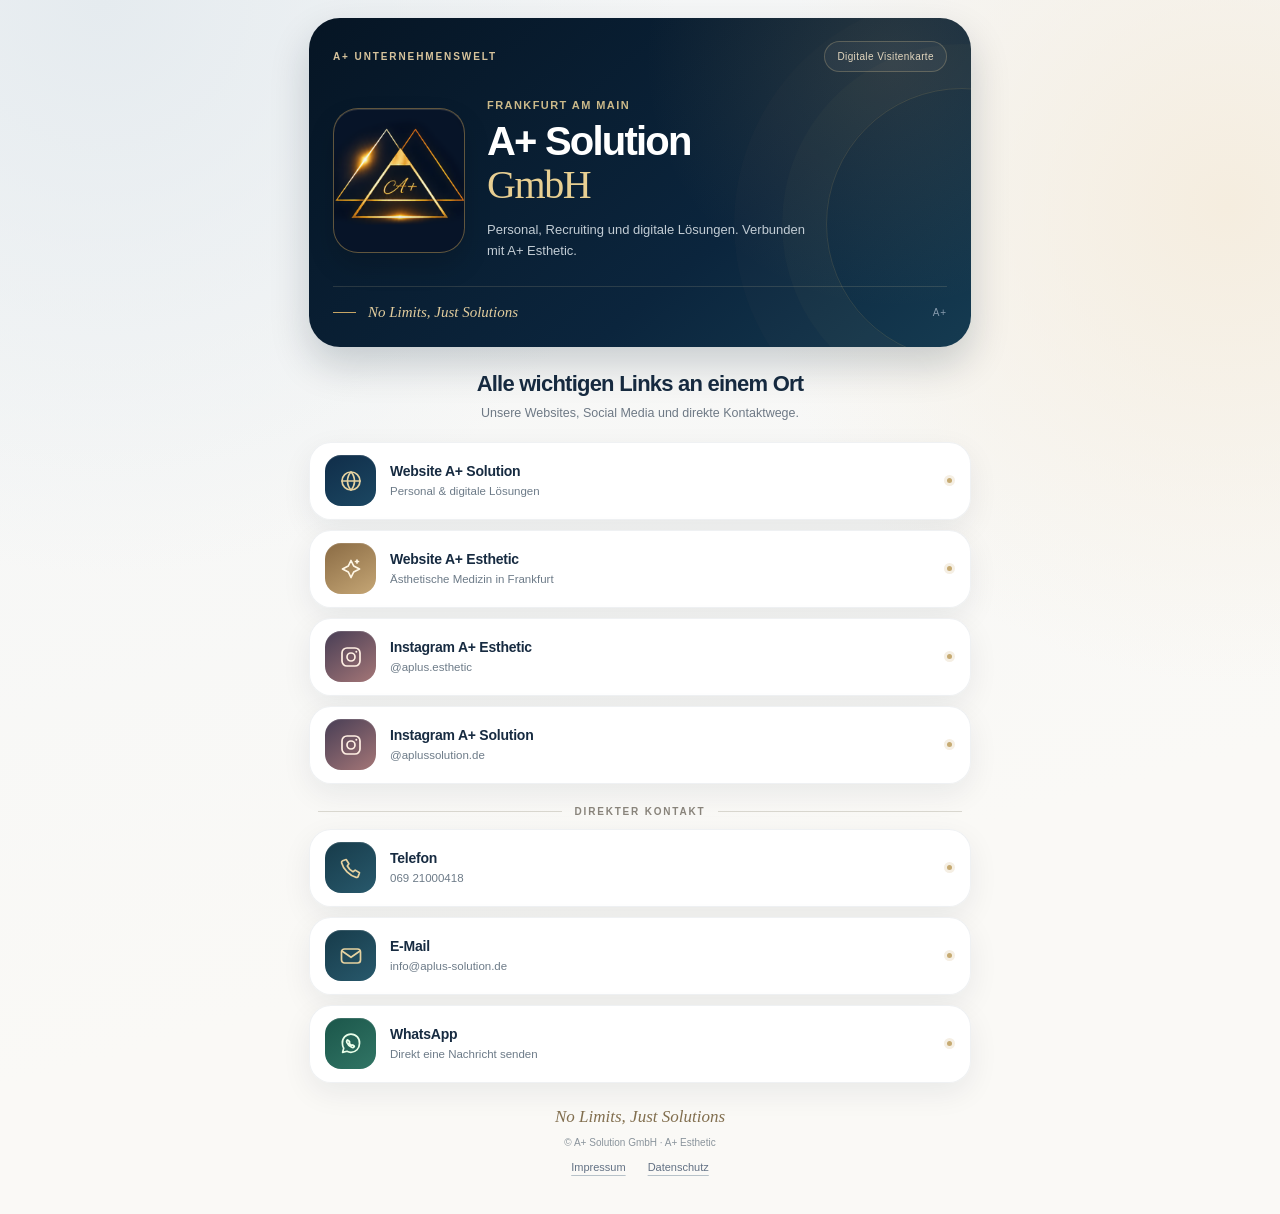
<file: index.html>
<!doctype html>
<html lang="de">
<head>
<meta charset="utf-8">
<meta name="viewport" content="width=device-width, initial-scale=1, viewport-fit=cover">
<meta name="theme-color" content="#081e33">
<meta name="description" content="A+ Solution GmbH & A+ Esthetic: Websites, Instagram und Kontakt auf einen Blick.">
<meta property="og:type" content="website">
<meta property="og:locale" content="de_DE">
<meta property="og:title" content="A+ Solution GmbH · Alle Links">
<meta property="og:description" content="No Limits, Just Solutions. Websites, Social Media und direkter Kontakt.">
<meta name="twitter:card" content="summary">
<title>A+ Solution GmbH · Kontakt & Links</title>
<link rel="icon" href="./favicon.svg" type="image/svg+xml">
<style id="profile-styles">
/* A+ Solution GmbH — compact, mobile-first business card inspired by the Dr. Wickler link architecture. */
:root {
 color-scheme:light;
 --ink:#0a1d32; --deep:#061524; --blue:#0e304d; --gold:#c6a565; --gold-soft:#e5d4a6;
 --cream:#f8f7f3; --text:#172b41; --muted:#647486; --line:#e5e5e1;
 --shadow:0 10px 30px rgba(8,31,51,.07);
 font-family: -apple-system,BlinkMacSystemFont,"Segoe UI",Inter,Arial,sans-serif;
}
*{box-sizing:border-box}
html{scroll-behavior:smooth}
body{margin:0;min-height:100dvh;color:var(--text);background:radial-gradient(circle at 8% 0%,#e5ebef 0,transparent 34%),radial-gradient(circle at 96% 17%,#f5eddf 0,transparent 30%),linear-gradient(165deg,#f4f6f7,#faf9f6 70%)}
a{text-decoration:none;color:inherit;-webkit-tap-highlight-color:transparent}
a:focus-visible{outline:3px solid #af8844;outline-offset:4px}
.wrap{max-width:690px;margin:0 auto;padding:18px 14px 32px}
.hero{position:relative;overflow:hidden;border-radius:31px;padding:23px 24px 26px;color:#fff;background:radial-gradient(circle at 88% 13%,rgba(198,165,101,.15),transparent 38%),linear-gradient(140deg,#061524,#0b253d 64%,#153b51);box-shadow:0 18px 39px rgba(6,24,40,.19)}
.hero::after{content:"";pointer-events:none;position:absolute;width:270px;height:270px;border:1px solid rgba(208,173,100,.16);border-radius:50%;right:-127px;top:70px;box-shadow:0 0 0 44px rgba(198,165,101,.027),0 0 0 92px rgba(198,165,101,.02)}
.hero-top{position:relative;z-index:1;display:flex;justify-content:space-between;align-items:center;gap:12px}
.eyebrow{font-size:10px;text-transform:uppercase;letter-spacing:.19em;font-weight:700;color:#d7c39c}
.hero-pill{border:1px solid rgba(220,194,144,.27);padding:9px 12px;border-radius:30px;color:#e3d7bf;background:rgba(255,255,255,.045);font-size:10px;letter-spacing:.04em;white-space:nowrap}
.hero-core{position:relative;z-index:1;display:grid;grid-template-columns:132px 1fr;align-items:center;gap:22px;margin-top:27px}
.logo-card{position:relative;min-width:0;height:145px;overflow:hidden;isolation:isolate;border-radius:25px;border:1px solid rgba(216,182,115,.44);background:linear-gradient(145deg,rgba(236,213,165,.11),rgba(8,31,50,.24));display:grid;place-items:center;box-shadow:inset 0 1px 0 rgba(245,224,181,.15),0 13px 27px rgba(0,0,0,.15)}
/* Display the uploaded Artboard file itself, not a CSS background. Crop its outer empty area only. */
/* Source-of-truth: exact user-uploaded Artboard 1.png. Zoom its central emblem, never the header. */
.logo-artboard{position:relative;min-width:0;overflow:hidden;isolation:isolate;background:#030a15;contain:paint}
.logo-artboard .logo-cover{position:absolute;display:block;left:50%;top:50%;width:150%;height:auto;max-width:none;max-height:none;object-fit:cover;transform:translate(-50%,-50%);mix-blend-mode:screen;pointer-events:none;user-select:none}
.hero-text{min-width:0}
.hero-text .brand-line{margin:0 0 8px;font-size:11px;letter-spacing:.13em;text-transform:uppercase;font-weight:650;color:#cbb989}
h1{font-size:clamp(27px,5.8vw,40px);line-height:1.1;letter-spacing:-.045em;margin:0;font-weight:650}
h1 span{display:block;font-family:Georgia,"Times New Roman",serif;font-weight:400;color:#e8cf92;letter-spacing:-.035em}
.hero-description{margin:12px 0 0;color:#c2ccd4;font-size:13px;line-height:1.65;max-width:320px}
.hero-bottom{position:relative;z-index:1;display:flex;align-items:center;gap:12px;margin-top:24px;padding-top:17px;border-top:1px solid rgba(228,204,161,.15)}
.hero-bottom i{display:block;width:23px;height:1px;background:var(--gold)}
.hero-bottom p{margin:0;color:#e1cc9d;font:italic 15px Georgia,"Times New Roman",serif}
.hero-mark{margin-left:auto;font-size:10px;letter-spacing:.09em;color:#879bad}
.intro{text-align:center;padding:24px 15px 19px}
.intro h2{margin:0;font-size:22px;letter-spacing:-.035em;font-weight:670}
.intro p{margin:7px auto 0;font-size:12.5px;color:#6e7985;line-height:1.5}
.links{display:grid;gap:10px}
.link{position:relative;display:grid;grid-template-columns:51px 1fr 12px;gap:14px;min-height:78px;align-items:center;padding:11px 15px;border-radius:22px;background:rgba(255,255,255,.95);border:1px solid rgba(26,52,74,.065);box-shadow:var(--shadow);transition:transform .19s ease,box-shadow .19s ease,border-color .19s ease}
.link:hover{transform:translateY(-2px);border-color:rgba(177,134,70,.29);box-shadow:0 15px 30px rgba(8,31,51,.105)}
.link:active{transform:scale(.992)}
.link strong{display:block;font-weight:670;font-size:14px;letter-spacing:-.017em;margin-bottom:4px}
.link .desc{display:block;color:#6d7b88;font-size:11.5px;line-height:1.4}
.icon{display:grid;place-items:center;width:51px;height:51px;border-radius:16px;background:linear-gradient(150deg,#102d49,#1b4762);color:#e6d2a0;box-shadow:inset 0 1px 0 rgba(255,255,255,.13)}
.icon svg{width:24px;height:24px;stroke:currentColor;stroke-width:1.7;stroke-linecap:round;stroke-linejoin:round;fill:none}
.icon.website-esthetic{background:linear-gradient(150deg,#8a6b44,#c5a675);color:#fff7e6}
.icon.insta{background:linear-gradient(145deg,#483e55,#a47677);color:#ffefe3}
.icon.phone{background:linear-gradient(145deg,#173b4a,#28596c)}
.icon.mail{background:linear-gradient(145deg,#173b4a,#28596c)}
.icon.whatsapp{background:linear-gradient(145deg,#1b564a,#317565);color:#eaffea}
.link .end{justify-self:center;width:5px;height:5px;background:#c6aa72;border-radius:50%;box-shadow:0 0 0 3px #f5efe4}
.link-unverified .desc{color:#916f43}
.category{margin:22px 9px 12px;display:flex;align-items:center;gap:13px;font-size:10px;text-transform:uppercase;letter-spacing:.18em;font-weight:720;color:#8a857c}
.category::before,.category::after{content:"";height:1px;flex:1;background:#dad8d0}
.footer{text-align:center;padding:24px 12px 9px}
.footer-brand{font:italic 17px Georgia,"Times New Roman",serif;color:#826f4f}
.footer-note{margin:10px auto 0;font-size:10px;color:#8a949c}
.footer-links{margin-top:13px;display:flex;justify-content:center;gap:22px}
.footer-links a{font-size:11px;color:#627184;text-decoration:underline;text-decoration-color:#b7c2c9;text-underline-offset:4px}
@media(max-width:480px){
 .wrap{padding:12px 10px 24px}
 .hero{padding:20px 18px 21px;border-radius:28px}
 .hero-core{grid-template-columns:105px 1fr;gap:15px;margin-top:23px}
 .logo-card{height:127px;border-radius:22px}
 
 h1{font-size:clamp(26px,7vw,34px)}
 .hero-description{font-size:11.5px}
 .hero-text .brand-line{font-size:9px}
 .hero-bottom{margin-top:20px}
 .intro{padding-top:23px}
 .intro h2{font-size:21px}
 .link{grid-template-columns:48px 1fr 8px;gap:12px;padding:11px 13px;border-radius:20px}
 .icon{width:48px;height:48px;border-radius:15px}
}
@media(max-width:350px){.hero-core{grid-template-columns:88px 1fr;gap:12px}.logo-card{height:108px}h1{font-size:25px}.hero-pill{padding:7px 9px;font-size:9px}.eyebrow{font-size:9px}.hero-bottom{gap:8px}}
@media(prefers-reduced-motion:reduce){*,*::before,*::after{transition:none!important;scroll-behavior:auto!important}}
</style>
</head>
<body>
<main class="wrap" id="main">
<section class="hero" aria-labelledby="page-title">
  <div class="hero-top"><span class="eyebrow">A+ Unternehmenswelt</span><span class="hero-pill">Digitale Visitenkarte</span></div>
  <div class="hero-core">
    <div class="logo-card logo-artboard" aria-hidden="true" style="position:relative;overflow:hidden;min-width:0;isolation:isolate"><img class="logo-cover" src="./Artboard%201.png?v=5b36650e" alt="" width="1080" height="1920" draggable="false" style="position:absolute;left:50%;top:50%;display:block;width:150%;height:auto;max-width:none;max-height:none;object-fit:cover;transform:translate(-50%,-50%);mix-blend-mode:screen;pointer-events:none"></div>
    <div class="hero-text">
      <p class="brand-line">Frankfurt am Main</p>
      <h1 id="page-title">A+ Solution <span>GmbH</span></h1>
      <p class="hero-description">Personal, Recruiting und digitale Lösungen. Verbunden mit A+ Esthetic.</p>
    </div>
  </div>
  <div class="hero-bottom"><i aria-hidden="true"></i><p>No Limits, Just Solutions</p><span class="hero-mark">A+</span></div>
</section>
<section class="intro" aria-labelledby="links-heading">
  <h2 id="links-heading">Alle wichtigen Links an einem Ort</h2>
  <p>Unsere Websites, Social Media und direkte Kontaktwege.</p>
</section>
<nav class="links" aria-label="Websites und Social Media">
<a class="link " href="https://aplus-solution.de/" target="_blank" rel="noopener noreferrer"><span class="icon " aria-hidden="true"><svg viewBox="0 0 24 24"><circle cx="12" cy="12" r="9"/><path d="M3 12h18M12 3c2.3 2.5 3.5 5.5 3.5 9s-1.2 6.5-3.5 9c-2.3-2.5-3.5-5.5-3.5-9S9.7 5.5 12 3Z"/></svg></span><span><strong>Website A+ Solution</strong><span class="desc">Personal & digitale Lösungen</span></span><span class="end" aria-hidden="true"></span></a>
<a class="link " href="https://a-esthetic.de/" target="_blank" rel="noopener noreferrer"><span class="icon website-esthetic" aria-hidden="true"><svg viewBox="0 0 24 24"><path d="M12 3.5 14.7 9l5.8 3-5.8 3-2.7 5.5L9.3 15l-5.8-3 5.8-3L12 3.5Z"/><path d="M18 3v3M16.5 4.5h3"/></svg></span><span><strong>Website A+ Esthetic</strong><span class="desc">Ästhetische Medizin in Frankfurt</span></span><span class="end" aria-hidden="true"></span></a>
<a class="link " href="https://www.instagram.com/aplus.esthetic/" target="_blank" rel="noopener noreferrer"><span class="icon insta" aria-hidden="true"><svg viewBox="0 0 24 24"><rect x="3" y="3" width="18" height="18" rx="5"/><circle cx="12" cy="12" r="4"/><circle cx="17.3" cy="6.7" r="1" fill="currentColor" stroke="none"/></svg></span><span><strong>Instagram A+ Esthetic</strong><span class="desc">@aplus.esthetic</span></span><span class="end" aria-hidden="true"></span></a>
<a class="link " href="https://www.instagram.com/aplussolution.de/" target="_blank" rel="noopener noreferrer"><span class="icon insta" aria-hidden="true"><svg viewBox="0 0 24 24"><rect x="3" y="3" width="18" height="18" rx="5"/><circle cx="12" cy="12" r="4"/><circle cx="17.3" cy="6.7" r="1" fill="currentColor" stroke="none"/></svg></span><span><strong>Instagram A+ Solution</strong><span class="desc">@aplussolution.de</span></span><span class="end" aria-hidden="true"></span></a>
</nav>
<div class="category" aria-hidden="true">Direkter Kontakt</div>
<nav class="links" aria-label="Direkter Kontakt">
<a class="link " href="tel:+496921000418" ><span class="icon phone" aria-hidden="true"><svg viewBox="0 0 24 24"><path d="M7.2 3.5 9.9 7.8 8.3 10c1.3 2.5 3.2 4.4 5.7 5.7l2.2-1.6 4.3 2.7-1.3 3.6c-.3.8-1.2 1.2-2 1C10.7 19.8 4.2 13.3 2.6 6.8c-.2-.8.2-1.7 1-2l3.6-1.3Z"/></svg></span><span><strong>Telefon</strong><span class="desc">069 21000418</span></span><span class="end" aria-hidden="true"></span></a>
<a class="link " href="mailto:info@aplus-solution.de" ><span class="icon mail" aria-hidden="true"><svg viewBox="0 0 24 24"><rect x="2.5" y="5" width="19" height="14" rx="3"/><path d="m3 7 9 6.3L21 7"/></svg></span><span><strong>E-Mail</strong><span class="desc">info@aplus-solution.de</span></span><span class="end" aria-hidden="true"></span></a>
<a class="link " href="https://wa.me/491727779721" target="_blank" rel="noopener noreferrer"><span class="icon whatsapp" aria-hidden="true"><svg viewBox="0 0 24 24"><path d="M20.5 11.6c0 4.8-3.8 8.7-8.5 8.7-1.5 0-2.8-.3-4-1l-4.4 1.1 1.1-4.2a8.8 8.8 0 0 1-1.3-4.6 8.6 8.6 0 1 1 17.1 0Z"/><path d="M9 8.6c.2-.3.4-.3.6 0l1.1 1.4-.6 1c.6 1.1 1.4 1.9 2.6 2.5l1-.6 1.5 1.1c.2.2.2.5 0 .7-.7.9-1.6 1-2.6.6-2.1-.9-3.9-2.7-4.8-4.8-.5-1-.3-1.8.5-2.5Z"/></svg></span><span><strong>WhatsApp</strong><span class="desc">Direkt eine Nachricht senden</span></span><span class="end" aria-hidden="true"></span></a>
</nav>
<footer class="footer">
  <div class="footer-brand">No Limits, Just Solutions</div>
  <p class="footer-note">© A+ Solution GmbH · A+ Esthetic</p>
  <div class="footer-links"><a href="https://aplus-solution.de/impressum/">Impressum</a><a href="./datenschutz.html">Datenschutz</a></div>
</footer>
</main>
</body>
</html>
</file>
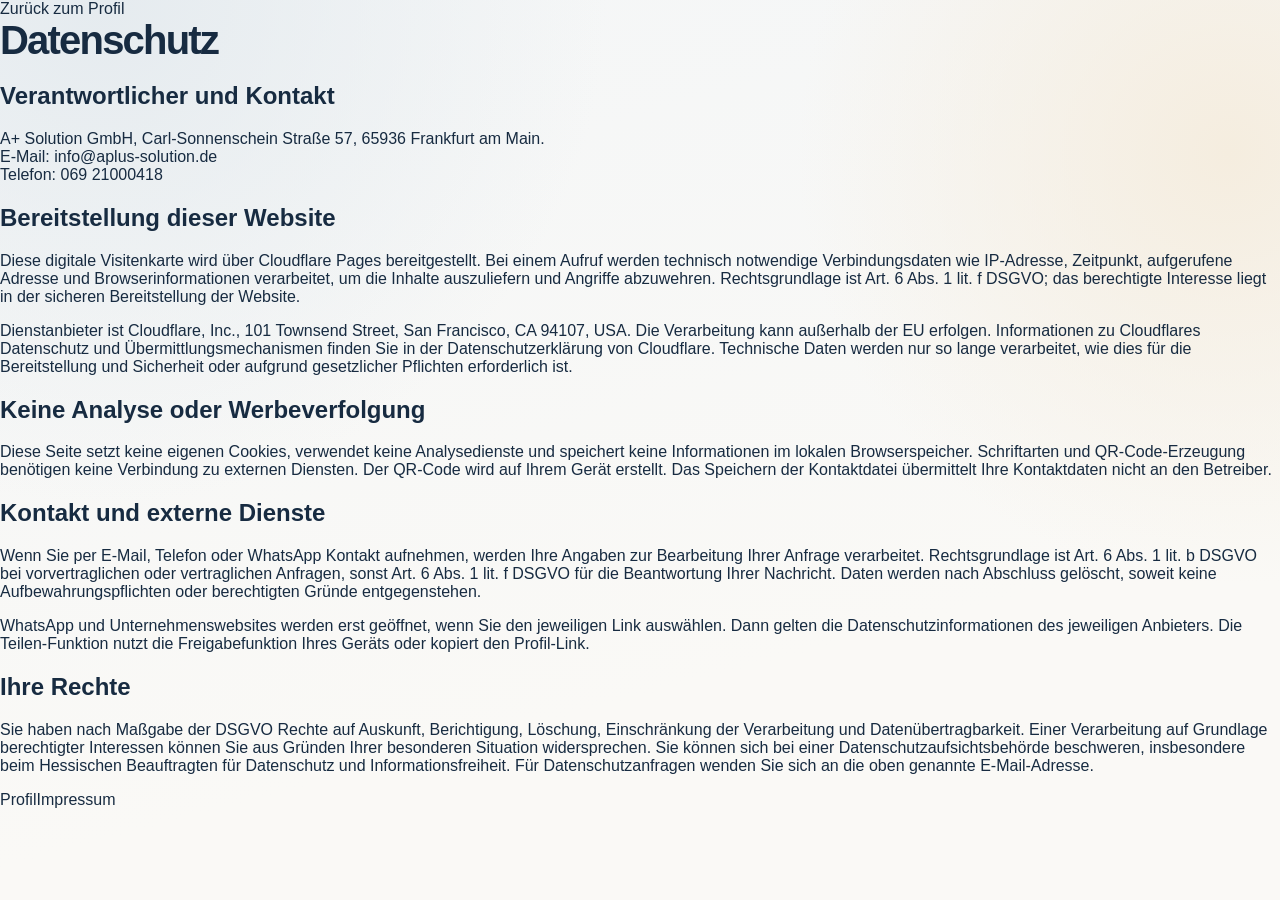
<file: datenschutz.html>
<!doctype html><html lang="de"><head><meta charset="utf-8"><meta name="viewport" content="width=device-width,initial-scale=1"><meta name="robots" content="noindex"><title>Datenschutz · A+ Solution GmbH</title><link rel="stylesheet" href="./styles.css?v=988e90525bb2"><link rel="icon" href="./favicon.svg"></head><body><div class="page"><header><a href="./">Zurück zum Profil</a></header><main class="legal"><h1>Datenschutz</h1><h2>Verantwortlicher und Kontakt</h2><p>A+ Solution GmbH, Carl-Sonnenschein Straße 57, 65936 Frankfurt am Main. <br>E-Mail: <a href="mailto:info@aplus-solution.de">info@aplus-solution.de</a><br>Telefon: <a href="tel:+496921000418">069 21000418</a></p><h2>Bereitstellung dieser Website</h2><p>Diese digitale Visitenkarte wird über Cloudflare Pages bereitgestellt. Bei einem Aufruf werden technisch notwendige Verbindungsdaten wie IP-Adresse, Zeitpunkt, aufgerufene Adresse und Browserinformationen verarbeitet, um die Inhalte auszuliefern und Angriffe abzuwehren. Rechtsgrundlage ist Art. 6 Abs. 1 lit. f DSGVO; das berechtigte Interesse liegt in der sicheren Bereitstellung der Website.</p><p>Dienstanbieter ist Cloudflare, Inc., 101 Townsend Street, San Francisco, CA 94107, USA. Die Verarbeitung kann außerhalb der EU erfolgen. Informationen zu Cloudflares Datenschutz und Übermittlungsmechanismen finden Sie in der <a href="https://www.cloudflare.com/privacypolicy/">Datenschutzerklärung von Cloudflare</a>. Technische Daten werden nur so lange verarbeitet, wie dies für die Bereitstellung und Sicherheit oder aufgrund gesetzlicher Pflichten erforderlich ist.</p><h2>Keine Analyse oder Werbeverfolgung</h2><p>Diese Seite setzt keine eigenen Cookies, verwendet keine Analysedienste und speichert keine Informationen im lokalen Browserspeicher. Schriftarten und QR-Code-Erzeugung benötigen keine Verbindung zu externen Diensten. Der QR-Code wird auf Ihrem Gerät erstellt. Das Speichern der Kontaktdatei übermittelt Ihre Kontaktdaten nicht an den Betreiber.</p><h2>Kontakt und externe Dienste</h2><p>Wenn Sie per E-Mail, Telefon oder WhatsApp Kontakt aufnehmen, werden Ihre Angaben zur Bearbeitung Ihrer Anfrage verarbeitet. Rechtsgrundlage ist Art. 6 Abs. 1 lit. b DSGVO bei vorvertraglichen oder vertraglichen Anfragen, sonst Art. 6 Abs. 1 lit. f DSGVO für die Beantwortung Ihrer Nachricht. Daten werden nach Abschluss gelöscht, soweit keine Aufbewahrungspflichten oder berechtigten Gründe entgegenstehen.</p><p>WhatsApp und Unternehmenswebsites werden erst geöffnet, wenn Sie den jeweiligen Link auswählen. Dann gelten die Datenschutzinformationen des jeweiligen Anbieters. Die Teilen-Funktion nutzt die Freigabefunktion Ihres Geräts oder kopiert den Profil-Link.</p><h2>Ihre Rechte</h2><p>Sie haben nach Maßgabe der DSGVO Rechte auf Auskunft, Berichtigung, Löschung, Einschränkung der Verarbeitung und Datenübertragbarkeit. Einer Verarbeitung auf Grundlage berechtigter Interessen können Sie aus Gründen Ihrer besonderen Situation widersprechen. Sie können sich bei einer Datenschutzaufsichtsbehörde beschweren, insbesondere beim Hessischen Beauftragten für Datenschutz und Informationsfreiheit. Für Datenschutzanfragen wenden Sie sich an die oben genannte E-Mail-Adresse.</p></main><footer><a href="./">Profil</a><a href="https://aplus-solution.de/impressum/">Impressum</a></footer></div></body></html>
</file>
<file: styles.css>
/* A+ Solution GmbH — compact, mobile-first business card inspired by the Dr. Wickler link architecture. */
:root {
 color-scheme:light;
 --ink:#0a1d32; --deep:#061524; --blue:#0e304d; --gold:#c6a565; --gold-soft:#e5d4a6;
 --cream:#f8f7f3; --text:#172b41; --muted:#647486; --line:#e5e5e1;
 --shadow:0 10px 30px rgba(8,31,51,.07);
 font-family: -apple-system,BlinkMacSystemFont,"Segoe UI",Inter,Arial,sans-serif;
}
*{box-sizing:border-box}
html{scroll-behavior:smooth}
body{margin:0;min-height:100dvh;color:var(--text);background:radial-gradient(circle at 8% 0%,#e5ebef 0,transparent 34%),radial-gradient(circle at 96% 17%,#f5eddf 0,transparent 30%),linear-gradient(165deg,#f4f6f7,#faf9f6 70%)}
a{text-decoration:none;color:inherit;-webkit-tap-highlight-color:transparent}
a:focus-visible{outline:3px solid #af8844;outline-offset:4px}
.wrap{max-width:690px;margin:0 auto;padding:18px 14px 32px}
.hero{position:relative;overflow:hidden;border-radius:31px;padding:23px 24px 26px;color:#fff;background:radial-gradient(circle at 88% 13%,rgba(198,165,101,.15),transparent 38%),linear-gradient(140deg,#061524,#0b253d 64%,#153b51);box-shadow:0 18px 39px rgba(6,24,40,.19)}
.hero::after{content:"";pointer-events:none;position:absolute;width:270px;height:270px;border:1px solid rgba(208,173,100,.16);border-radius:50%;right:-127px;top:70px;box-shadow:0 0 0 44px rgba(198,165,101,.027),0 0 0 92px rgba(198,165,101,.02)}
.hero-top{position:relative;z-index:1;display:flex;justify-content:space-between;align-items:center;gap:12px}
.eyebrow{font-size:10px;text-transform:uppercase;letter-spacing:.19em;font-weight:700;color:#d7c39c}
.hero-pill{border:1px solid rgba(220,194,144,.27);padding:9px 12px;border-radius:30px;color:#e3d7bf;background:rgba(255,255,255,.045);font-size:10px;letter-spacing:.04em;white-space:nowrap}
.hero-core{position:relative;z-index:1;display:grid;grid-template-columns:132px 1fr;align-items:center;gap:22px;margin-top:27px}
.logo-card{position:relative;min-width:0;height:145px;overflow:hidden;isolation:isolate;border-radius:25px;border:1px solid rgba(216,182,115,.44);background:linear-gradient(145deg,rgba(236,213,165,.11),rgba(8,31,50,.24));display:grid;place-items:center;box-shadow:inset 0 1px 0 rgba(245,224,181,.15),0 13px 27px rgba(0,0,0,.15)}
/* Display the uploaded Artboard file itself, not a CSS background. Crop its outer empty area only. */
/* Source-of-truth: exact user-uploaded Artboard 1.png. Zoom its central emblem, never the header. */
.logo-artboard{position:relative;min-width:0;overflow:hidden;isolation:isolate;background:#030a15;contain:paint}
.logo-artboard .logo-cover{position:absolute;display:block;left:50%;top:50%;width:150%;height:auto;max-width:none;max-height:none;object-fit:cover;transform:translate(-50%,-50%);mix-blend-mode:screen;pointer-events:none;user-select:none}
.hero-text{min-width:0}
.hero-text .brand-line{margin:0 0 8px;font-size:11px;letter-spacing:.13em;text-transform:uppercase;font-weight:650;color:#cbb989}
h1{font-size:clamp(27px,5.8vw,40px);line-height:1.1;letter-spacing:-.045em;margin:0;font-weight:650}
h1 span{display:block;font-family:Georgia,"Times New Roman",serif;font-weight:400;color:#e8cf92;letter-spacing:-.035em}
.hero-description{margin:12px 0 0;color:#c2ccd4;font-size:13px;line-height:1.65;max-width:320px}
.hero-bottom{position:relative;z-index:1;display:flex;align-items:center;gap:12px;margin-top:24px;padding-top:17px;border-top:1px solid rgba(228,204,161,.15)}
.hero-bottom i{display:block;width:23px;height:1px;background:var(--gold)}
.hero-bottom p{margin:0;color:#e1cc9d;font:italic 15px Georgia,"Times New Roman",serif}
.hero-mark{margin-left:auto;font-size:10px;letter-spacing:.09em;color:#879bad}
.intro{text-align:center;padding:24px 15px 19px}
.intro h2{margin:0;font-size:22px;letter-spacing:-.035em;font-weight:670}
.intro p{margin:7px auto 0;font-size:12.5px;color:#6e7985;line-height:1.5}
.links{display:grid;gap:10px}
.link{position:relative;display:grid;grid-template-columns:51px 1fr 12px;gap:14px;min-height:78px;align-items:center;padding:11px 15px;border-radius:22px;background:rgba(255,255,255,.95);border:1px solid rgba(26,52,74,.065);box-shadow:var(--shadow);transition:transform .19s ease,box-shadow .19s ease,border-color .19s ease}
.link:hover{transform:translateY(-2px);border-color:rgba(177,134,70,.29);box-shadow:0 15px 30px rgba(8,31,51,.105)}
.link:active{transform:scale(.992)}
.link strong{display:block;font-weight:670;font-size:14px;letter-spacing:-.017em;margin-bottom:4px}
.link .desc{display:block;color:#6d7b88;font-size:11.5px;line-height:1.4}
.icon{display:grid;place-items:center;width:51px;height:51px;border-radius:16px;background:linear-gradient(150deg,#102d49,#1b4762);color:#e6d2a0;box-shadow:inset 0 1px 0 rgba(255,255,255,.13)}
.icon svg{width:24px;height:24px;stroke:currentColor;stroke-width:1.7;stroke-linecap:round;stroke-linejoin:round;fill:none}
.icon.website-esthetic{background:linear-gradient(150deg,#8a6b44,#c5a675);color:#fff7e6}
.icon.insta{background:linear-gradient(145deg,#483e55,#a47677);color:#ffefe3}
.icon.phone{background:linear-gradient(145deg,#173b4a,#28596c)}
.icon.mail{background:linear-gradient(145deg,#173b4a,#28596c)}
.icon.whatsapp{background:linear-gradient(145deg,#1b564a,#317565);color:#eaffea}
.link .end{justify-self:center;width:5px;height:5px;background:#c6aa72;border-radius:50%;box-shadow:0 0 0 3px #f5efe4}
.link-unverified .desc{color:#916f43}
.category{margin:22px 9px 12px;display:flex;align-items:center;gap:13px;font-size:10px;text-transform:uppercase;letter-spacing:.18em;font-weight:720;color:#8a857c}
.category::before,.category::after{content:"";height:1px;flex:1;background:#dad8d0}
.footer{text-align:center;padding:24px 12px 9px}
.footer-brand{font:italic 17px Georgia,"Times New Roman",serif;color:#826f4f}
.footer-note{margin:10px auto 0;font-size:10px;color:#8a949c}
.footer-links{margin-top:13px;display:flex;justify-content:center;gap:22px}
.footer-links a{font-size:11px;color:#627184;text-decoration:underline;text-decoration-color:#b7c2c9;text-underline-offset:4px}
@media(max-width:480px){
 .wrap{padding:12px 10px 24px}
 .hero{padding:20px 18px 21px;border-radius:28px}
 .hero-core{grid-template-columns:105px 1fr;gap:15px;margin-top:23px}
 .logo-card{height:127px;border-radius:22px}
 
 h1{font-size:clamp(26px,7vw,34px)}
 .hero-description{font-size:11.5px}
 .hero-text .brand-line{font-size:9px}
 .hero-bottom{margin-top:20px}
 .intro{padding-top:23px}
 .intro h2{font-size:21px}
 .link{grid-template-columns:48px 1fr 8px;gap:12px;padding:11px 13px;border-radius:20px}
 .icon{width:48px;height:48px;border-radius:15px}
}
@media(max-width:350px){.hero-core{grid-template-columns:88px 1fr;gap:12px}.logo-card{height:108px}h1{font-size:25px}.hero-pill{padding:7px 9px;font-size:9px}.eyebrow{font-size:9px}.hero-bottom{gap:8px}}
@media(prefers-reduced-motion:reduce){*,*::before,*::after{transition:none!important;scroll-behavior:auto!important}}
</file>
